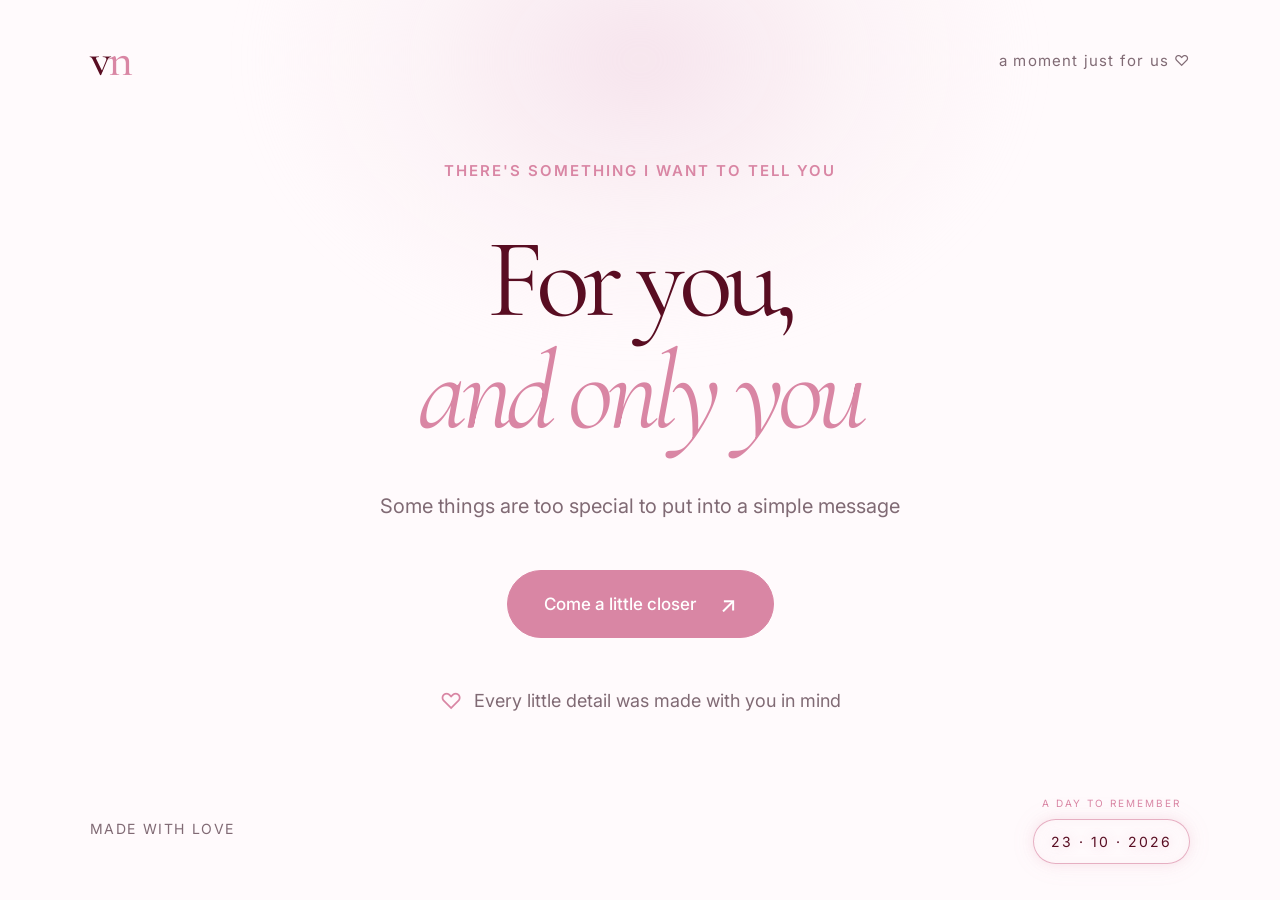
<file: index.html>
<!DOCTYPE html>
<html lang="en">
<head>
    <meta charset="UTF-8">
    <meta name="viewport" content="width=device-width, initial-scale=1.0">
    <meta name="theme-color" content="#FFFAFC">
    <meta
        name="description"
        content="A little something made just for you."
    >

    <title>For you, and only you ♡</title>

    <link rel="preconnect" href="https://fonts.googleapis.com">
    <link rel="preconnect" href="https://fonts.gstatic.com" crossorigin>

    <link
        href="https://fonts.googleapis.com/css2?family=Cormorant+Garamond:ital,wght@0,400;0,500;1,400;1,500&family=Inter:wght@400;500;600&display=swap"
        rel="stylesheet"
    >

    <link rel="stylesheet" href="css/style.css">
    <script src="js/main.js" defer></script>
</head>

<body>
    <div class="ambientGlow" aria-hidden="true"></div>

    <div class="floatingHearts" aria-hidden="true">
        <span class="floatingHeart floatingHeartOne">♡</span>
        <span class="floatingHeart floatingHeartTwo">♡</span>
        <span class="floatingHeart floatingHeartThree">♡</span>
        <span class="floatingHeart floatingHeartFour">♡</span>
        <span class="floatingHeart floatingHeartFive">♡</span>
        <span class="floatingHeart floatingHeartSix">♡</span>
        <span class="floatingHeart floatingHeartSeven">♡</span>
        <span class="floatingHeart floatingHeartEight">♡</span>
        <span class="floatingHeart floatingHeartNine">♡</span>
        <span class="floatingHeart floatingHeartTen">♡</span>
        <span class="floatingHeart floatingHeartEleven">♡</span>
        <span class="floatingHeart floatingHeartTwelve">♡</span>
    </div>


    <main class="openingScreen">
        <header class="siteHeader">
            <a class="siteLogo" href="index.html" aria-label="Home">
                v<span>n</span>
            </a>

            <p class="headerNote">a moment just for us ♡</p>
        </header>

        <section class="hero">
            <p class="eyebrow">THERE'S SOMETHING I WANT TO TELL YOU</p>

            <h1 class="heroTitle">
                For you,<br>
                <span>and only you</span>
            </h1>

            <p class="heroDescription">
                Some things are too special to put into a simple message
            </p>

            <a class="mainButton" href="pages/cute-little-things.html">
                <span>Come a little closer</span>
                <span class="buttonArrow" aria-hidden="true">↗</span>
            </a>

            <div class="heroFootnote">
                <span class="tinyHeart" aria-hidden="true">♡</span>
                <span>Every little detail was made with you in mind</span>
            </div>
        </section>

        <footer class="siteFooter">
            <span>MADE WITH LOVE</span>
            <span class="specialDate">
                <span class="dateLabel">A DAY TO REMEMBER</span>
                <span class="dateValue">23 · 10 · 2026</span>
            </span>
        </footer>
    </main>
</body>
</html>
</file>
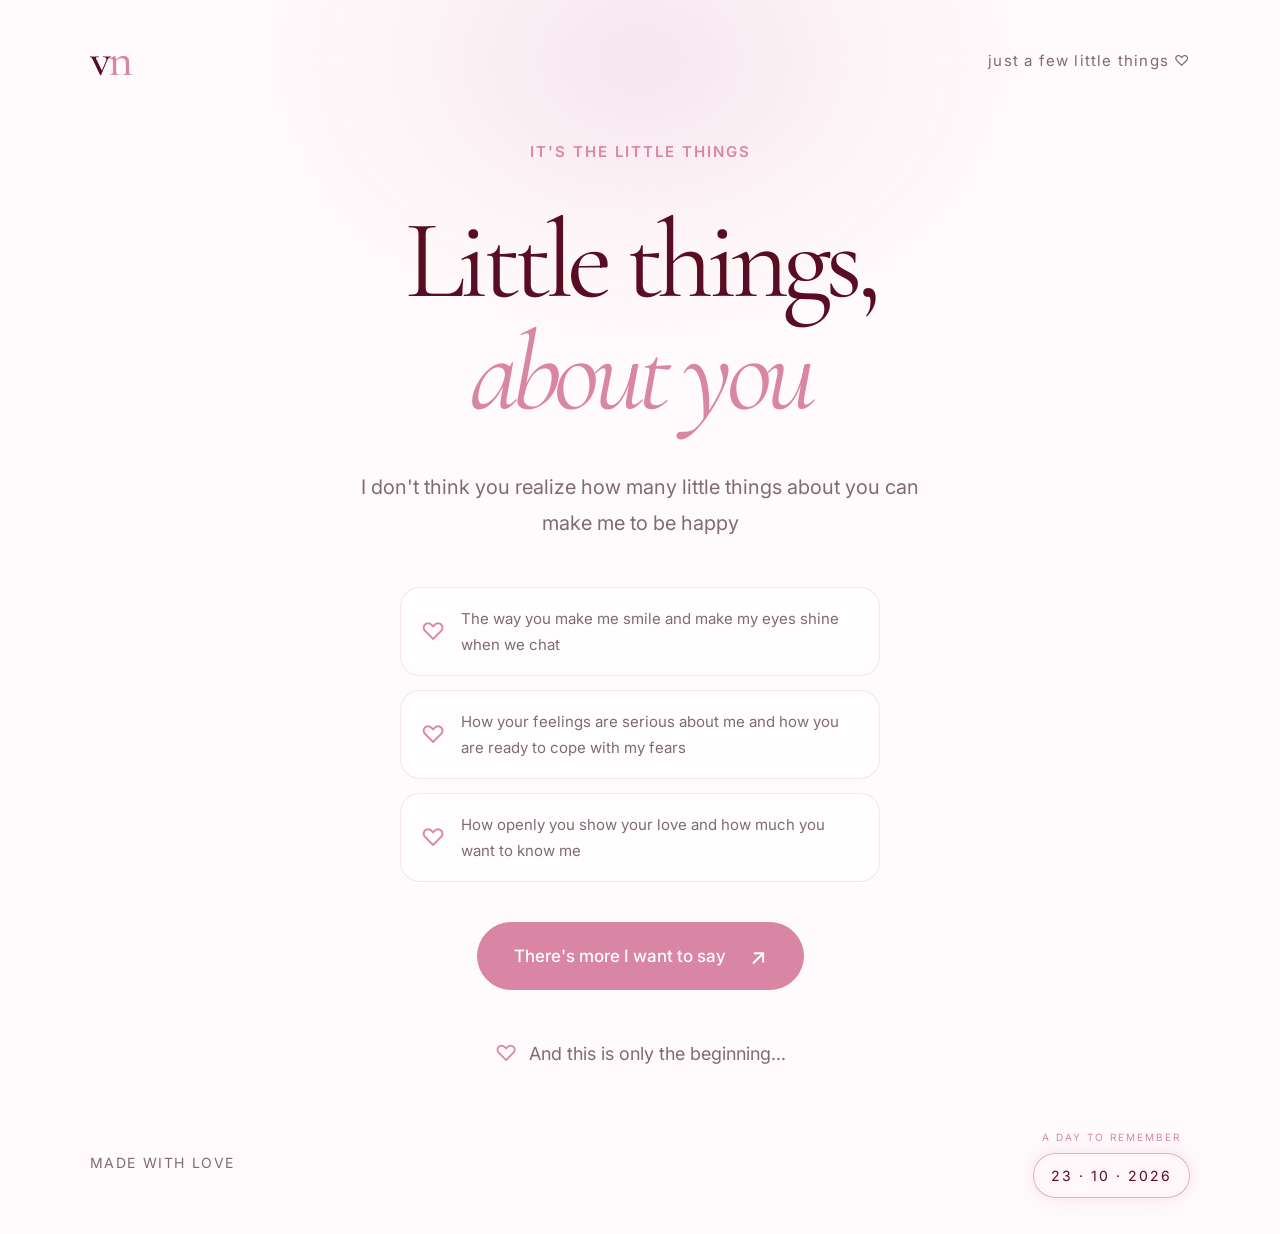
<file: pages/cute-little-things.html>
<!DOCTYPE html>
<html lang="en">
<head>
    <meta charset="UTF-8">
    <meta name="viewport" content="width=device-width, initial-scale=1.0">
    <meta name="theme-color" content="#FFFAFC">
    <meta
        name="description"
        content="A few little things that make you special."
    >

    <title>Little things about you ♡</title>

    <link rel="preconnect" href="https://fonts.googleapis.com">
    <link rel="preconnect" href="https://fonts.gstatic.com" crossorigin>

    <link
        href="https://fonts.googleapis.com/css2?family=Cormorant+Garamond:ital,wght@0,400;0,500;1,400;1,500&family=Inter:wght@400;500;600&display=swap"
        rel="stylesheet"
    >

    <link rel="stylesheet" href="../css/style.css">
    <script src="../js/main.js" defer></script>
</head>

<body>
    <div class="ambientGlow" aria-hidden="true"></div>

    <div class="floatingHearts" aria-hidden="true">
        <span class="floatingHeart floatingHeartOne">♡</span>
        <span class="floatingHeart floatingHeartTwo">♡</span>
        <span class="floatingHeart floatingHeartThree">♡</span>
        <span class="floatingHeart floatingHeartFour">♡</span>
        <span class="floatingHeart floatingHeartFive">♡</span>
        <span class="floatingHeart floatingHeartSix">♡</span>
        <span class="floatingHeart floatingHeartSeven">♡</span>
        <span class="floatingHeart floatingHeartEight">♡</span>
        <span class="floatingHeart floatingHeartNine">♡</span>
        <span class="floatingHeart floatingHeartTen">♡</span>
        
    </div>

    <main class="openingScreen">
        <header class="siteHeader">
            <a class="siteLogo" href="../index.html" aria-label="Home">
                v<span>n</span>
            </a>

            <p class="headerNote">just a few little things ♡</p>
        </header>

        <section class="hero">
            <p class="eyebrow">IT'S THE LITTLE THINGS</p>

            <h1 class="heroTitle">
                Little things,<br>
                <span>about you</span>
            </h1>

            <p class="heroDescription">
                I don't think you realize how many little things
                about you can make me to be happy
            </p>

            <div class="littleThings">
                <article class="littleThing">
                    <span class="littleThingHeart" aria-hidden="true">♡</span>
                    <p>The way you make me smile and make my eyes shine when we chat</p>
                </article>

                <article class="littleThing">
                    <span class="littleThingHeart" aria-hidden="true">♡</span>
                    <p>How your feelings  are serious about me and how you are ready to cope with my fears</p>
                </article>

                <article class="littleThing">
                    <span class="littleThingHeart" aria-hidden="true">♡</span>
                    <p>How openly you show your love and how much you want to know me</p>
                </article>
            </div>

            <a class="mainButton" href="letter.html">
                <span>There's more I want to say</span>
                <span class="buttonArrow" aria-hidden="true">↗</span>
            </a>

            <div class="heroFootnote">
                <span class="tinyHeart" aria-hidden="true">♡</span>
                <span>And this is only the beginning...</span>
            </div>
        </section>

        <footer class="siteFooter">
            <span>MADE WITH LOVE</span>
            <span class="specialDate">
                <span class="dateLabel">A DAY TO REMEMBER</span>
                <span class="dateValue">23 · 10 · 2026</span>
            </span>
        </footer>
    </main>
</body>
</html>
</file>
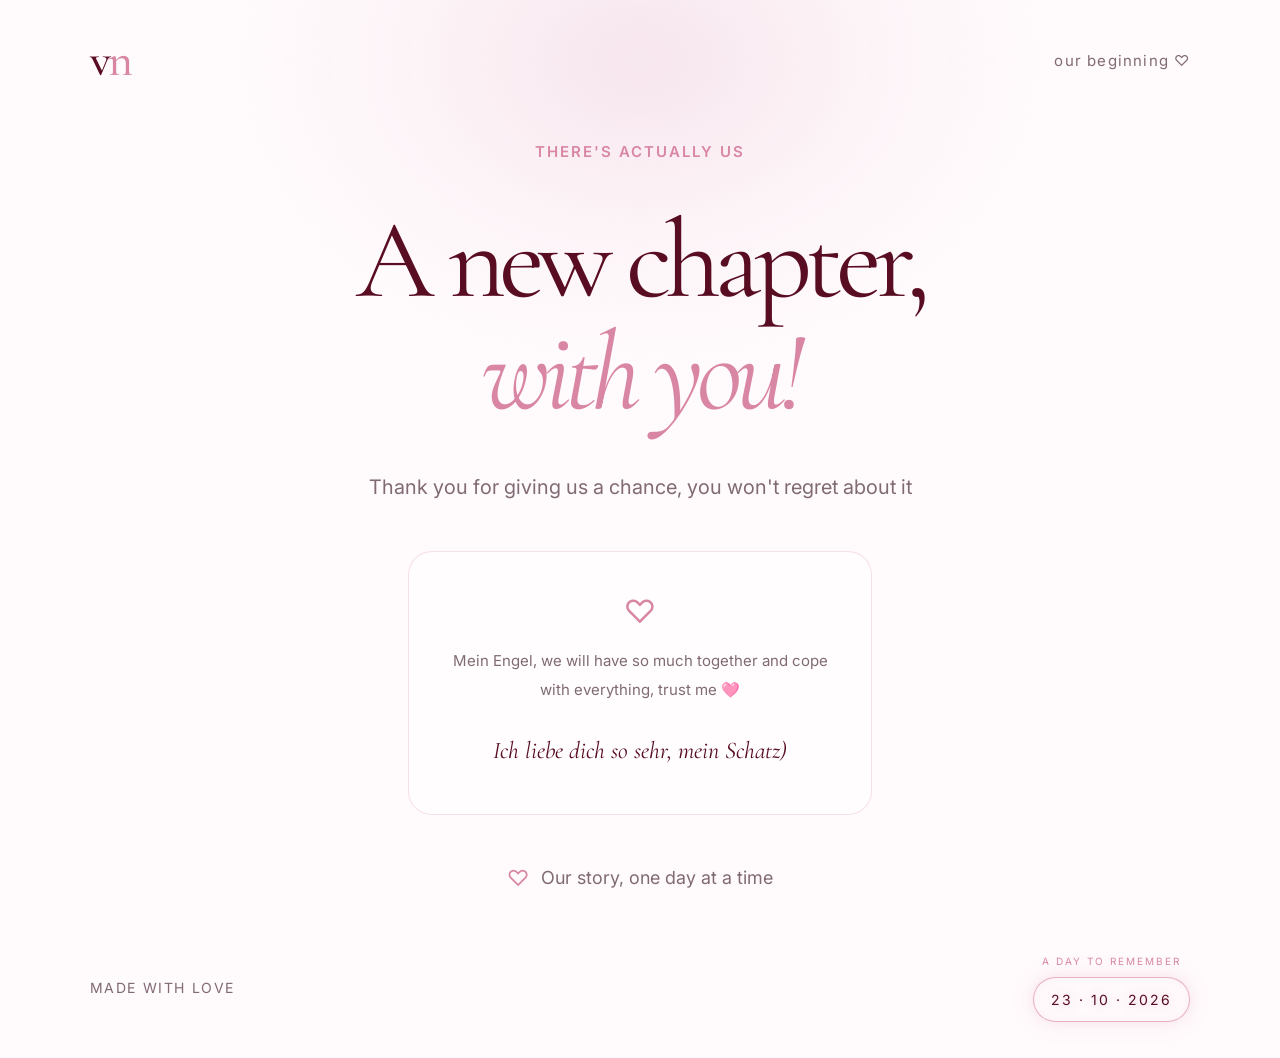
<file: pages/final.html>
<!DOCTYPE html>
<html lang="en">
<head>
    <meta charset="UTF-8">
    <meta name="viewport" content="width=device-width, initial-scale=1.0">
    <meta name="theme-color" content="#FFFAFC">
    <meta
        name="description"
        content="Here's to the beginning of something beautiful."
    >

    <title>Our little beginning ♡</title>

    <link rel="preconnect" href="https://fonts.googleapis.com">
    <link rel="preconnect" href="https://fonts.gstatic.com" crossorigin>

    <link
        href="https://fonts.googleapis.com/css2?family=Cormorant+Garamond:ital,wght@0,400;0,500;1,400;1,500&family=Inter:wght@400;500;600&display=swap"
        rel="stylesheet"
    >

    <link rel="stylesheet" href="../css/style.css">
    <script src="../js/main.js" defer></script>
</head>

<body>
    <div class="ambientGlow" aria-hidden="true"></div>

    <div class="floatingHearts" aria-hidden="true">
        <span class="floatingHeart floatingHeartOne">♡</span>
        <span class="floatingHeart floatingHeartTwo">♡</span>
        <span class="floatingHeart floatingHeartThree">♡</span>
        <span class="floatingHeart floatingHeartFour">♡</span>
        <span class="floatingHeart floatingHeartFive">♡</span>
        <span class="floatingHeart floatingHeartSix">♡</span>
        <span class="floatingHeart floatingHeartSeven">♡</span>
        <span class="floatingHeart floatingHeartEight">♡</span>
        <span class="floatingHeart floatingHeartNine">♡</span>
        <span class="floatingHeart floatingHeartTen">♡</span>
        <span class="floatingHeart floatingHeartEleven">♡</span>
        <span class="floatingHeart floatingHeartTwelve">♡</span>
    </div>

    <main class="openingScreen">
        <header class="siteHeader">
            <a class="siteLogo" href="../index.html" aria-label="Home">
                v<span>n</span>
            </a>

            <p class="headerNote">our beginning ♡</p>
        </header>

        <section class="hero finalScreen">
            <p class="eyebrow">THERE'S ACTUALLY US</p>

            <h1 class="heroTitle">
                A new chapter,<br>
                <span>with you!</span>
            </h1>

            <p class="heroDescription">
                Thank you for giving us a chance, you won't regret about it
            </p>

            <div class="finalMessage">
                <span class="finalHeart" aria-hidden="true">♡</span>

                <p>
                    Mein Engel, we will have so much together and cope with everything, trust me 🩷
                </p>

                <p class="finalSignature">
                    Ich liebe dich so sehr, mein Schatz)
                </p>
            </div>

            <div class="heroFootnote">
                <span class="tinyHeart" aria-hidden="true">♡</span>
                <span>Our story, one day at a time</span>
            </div>
        </section>

        <footer class="siteFooter">
            <span>MADE WITH LOVE</span>

            <span class="specialDate">
                <span class="dateLabel">A DAY TO REMEMBER</span>
                <span class="dateValue">23 · 10 · 2026</span>
            </span>
        </footer>
    </main>
</body>
</html>
</file>
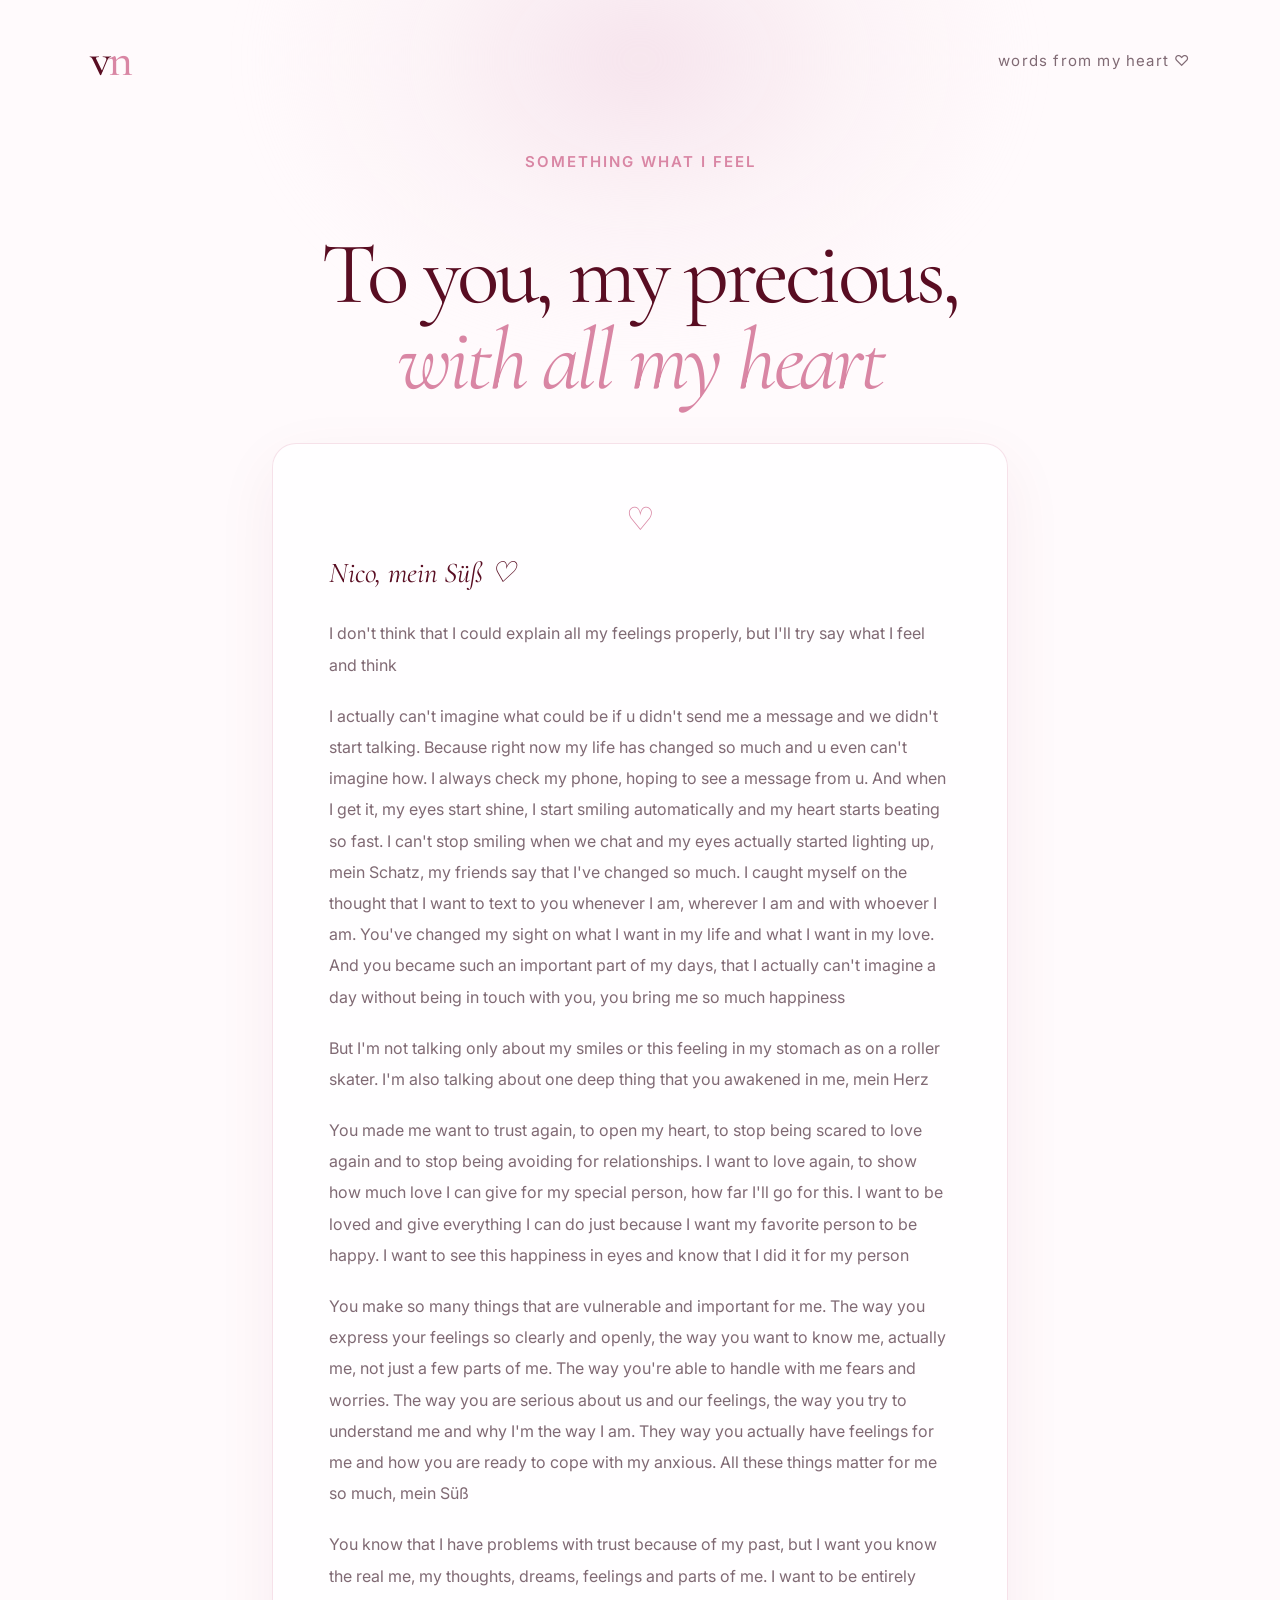
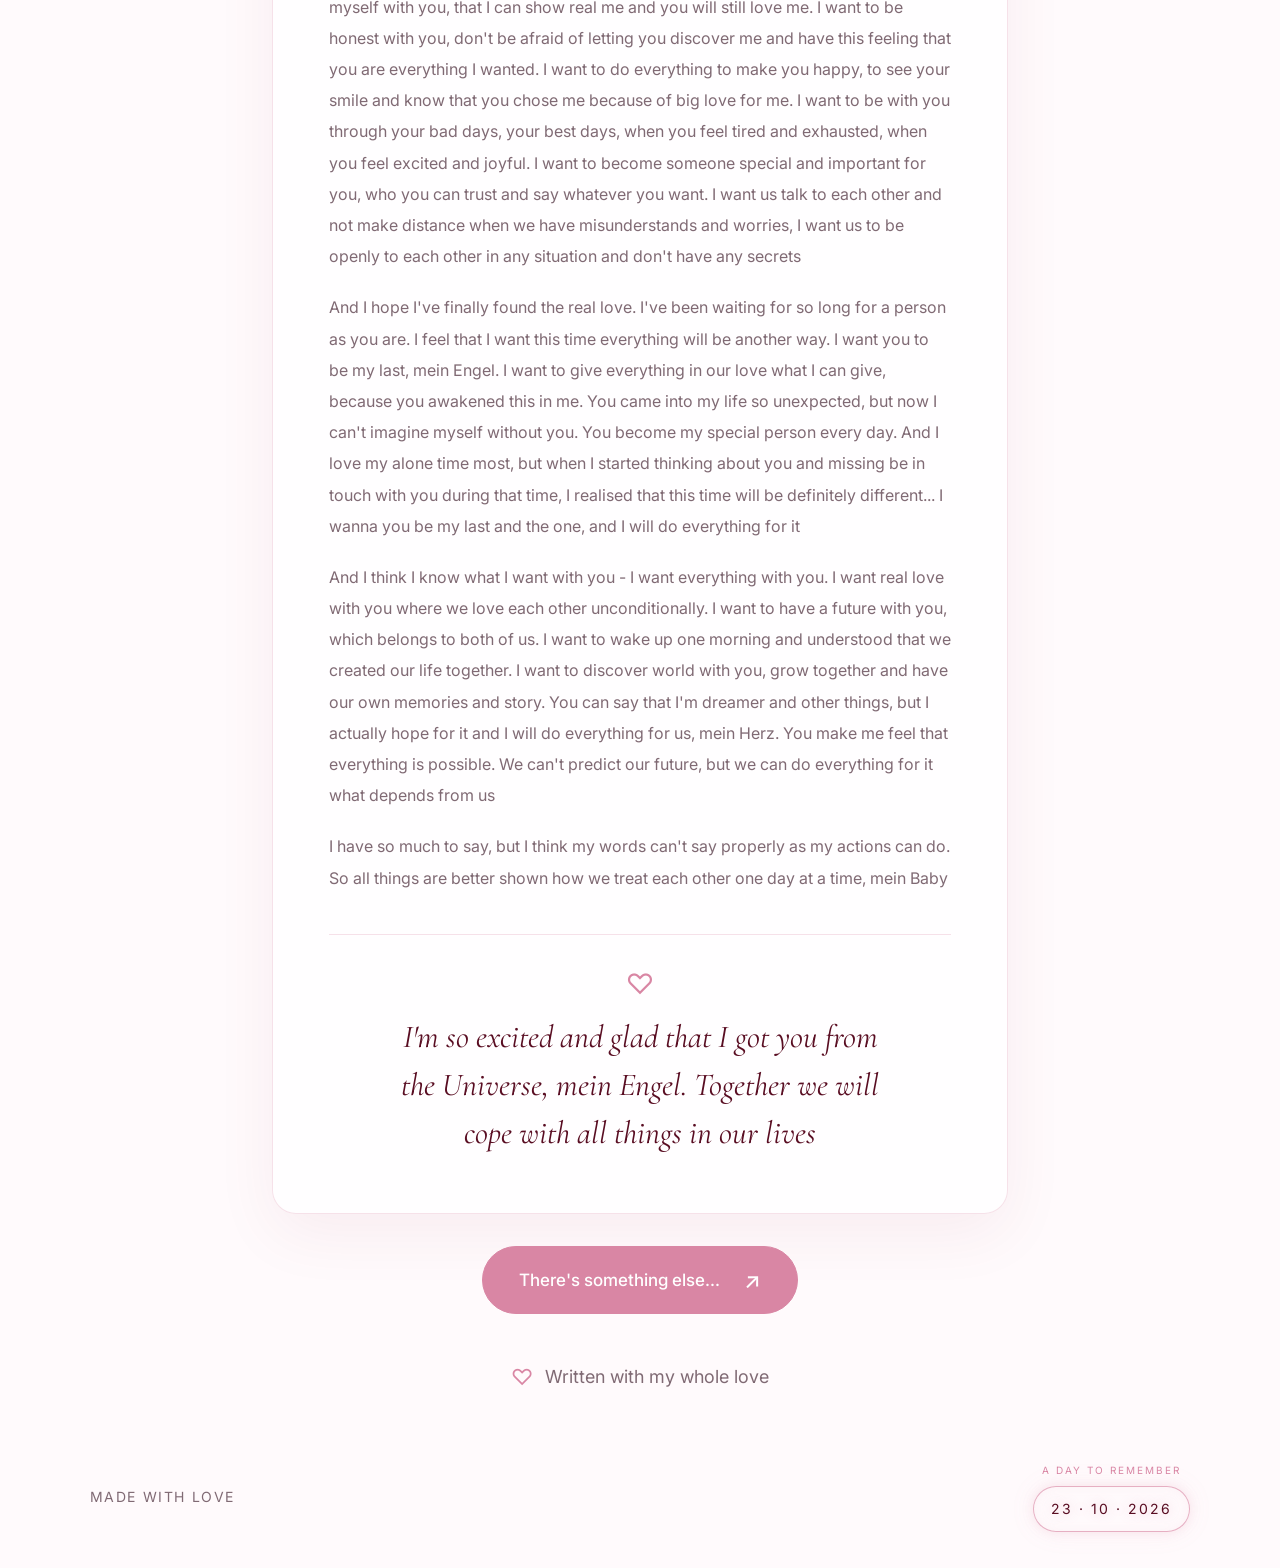
<file: pages/letter.html>
<!DOCTYPE html>
<html lang="en">
<head>
    <meta charset="UTF-8">
    <meta name="viewport" content="width=device-width, initial-scale=1.0">
    <meta name="theme-color" content="#FFFAFC">
    <meta
        name="description"
        content="A letter from my heart, written just for you."
    >

    <title>A letter for you ♡</title>

    <link rel="preconnect" href="https://fonts.googleapis.com">
    <link rel="preconnect" href="https://fonts.gstatic.com" crossorigin>

    <link
        href="https://fonts.googleapis.com/css2?family=Cormorant+Garamond:ital,wght@0,400;0,500;1,400;1,500&family=Inter:wght@400;500;600&display=swap"
        rel="stylesheet"
    >

    <link rel="stylesheet" href="../css/style.css">
    <script src="../js/main.js" defer></script>
</head>

<body>
    <div class="ambientGlow" aria-hidden="true"></div>

    <div class="floatingHearts" aria-hidden="true">
        <span class="floatingHeart floatingHeartOne">♡</span>
        <span class="floatingHeart floatingHeartTwo">♡</span>
        <span class="floatingHeart floatingHeartThree">♡</span>
        <span class="floatingHeart floatingHeartFour">♡</span>
        <span class="floatingHeart floatingHeartFive">♡</span>
        <span class="floatingHeart floatingHeartSix">♡</span>
        <span class="floatingHeart floatingHeartSeven">♡</span>
        <span class="floatingHeart floatingHeartEight">♡</span>
        <span class="floatingHeart floatingHeartNine">♡</span>
        <span class="floatingHeart floatingHeartTen">♡</span>
        <span class="floatingHeart floatingHeartEleven">♡</span>
        <span class="floatingHeart floatingHeartTwelve">♡</span>
    </div>

    <main class="openingScreen letterScreen">
        <header class="siteHeader">
            <a class="siteLogo" href="../index.html" aria-label="Home">
                v<span>n</span>
            </a>

            <p class="headerNote">words from my heart ♡</p>
        </header>

        <section class="letterSection">
            <p class="eyebrow">SOMETHING WHAT I FEEL</p>

            <h1 class="letterTitle">
                To you, my precious,<br>
                <span>with all my heart</span>
            </h1>

            <article class="letterCard">
                <div class="letterDecoration" aria-hidden="true">♡</div>

                <p class="letterGreeting">Nico, mein Süß ♡</p>

                <div class="letterContent">
                    <p>
                        I don't think that I could explain all my feelings properly, but I'll try say what I feel and think
                    </p>

                    <p>
<!--                        Ever since you came into my life, I've found myself-->
<!--                        thinking about you constantly. I keep checking my-->
<!--                        phone, hoping to see a message from you, and I can't-->
<!--                        stop smiling whenever we talk. My eyes light up in-->
<!--                        ways I don't even notice until someone could probably-->
<!--                        see it for themselves. You have become such a beautiful-->
<!--                        part of my days, and I don't think you realize just-->
<!--                        how much happiness you bring me.-->

                            I actually can't imagine what could be if u
                            didn't send me a message and we didn't start
                            talking. Because right now my life has changed so much and u even can't imagine how.
                            I always check my phone, hoping to see a message from u. And when I get it, my eyes start
                            shine, I start smiling automatically and my heart starts beating so fast. I can't stop smiling when we chat and my eyes actually
                            started lighting up, mein Schatz, my friends say that I've changed so much. I caught myself on the thought that
                            I want to text to you whenever I am, wherever I am and with whoever I am. You've changed my sight on what I want in my life and what I want in my love.
                            And you became such an important part of my days, that I actually
                            can't imagine a day without being in touch with you, you bring me so much happiness

                    </p>

                    <p>
<!--                        But it's not only about the smiles or the butterflies.-->
<!--                        It's about something much deeper that you've awakened-->
<!--                        in me.-->
                            But I'm not talking only about my smiles or this feeling in my stomach as on a roller skater.
                            I'm also talking about one deep thing that you awakened in me, mein Herz
                    </p>

                    <p>
<!--                        You've made me want to open my heart again. To trust-->
<!--                        again. To stop holding back the feelings I have so-->
<!--                        much to give. I want to let myself love openly,-->
<!--                        honestly, and wholeheartedly. I want to show you just-->
<!--                        how much love I can give, not because I have to prove-->
<!--                        anything to you, but because loving you is something-->
<!--                        I genuinely want to do.-->
                            You made me want to trust again, to open my heart, to stop being scared to love again and
                            to stop being avoiding for relationships. I want to love again, to show how much love
                            I can give for my special person, how far I'll go for this. I want to be loved and
                            give everything I can do just because I want my favorite person to be happy.
                            I want to see this happiness in eyes and know that I did it for my person
                    </p>

                    <p>
<!--                        There's so much about you that makes you special to-->
<!--                        me. The way you express your feelings so openly, the-->
<!--                        way you try to understand me, the way you want to know-->
<!--                        every little part of who I am. The way you take my-->
<!--                        worries seriously and try to help me through them.-->
<!--                        And the way you make it clear that you're serious-->
<!--                        about us. All of these little things mean more to me-->
<!--                        than I can explain. They make me feel like what we're-->
<!--                        building matters to you, too.-->

                            You make so many things that are vulnerable and important for me.
                            The way you express your feelings so clearly and openly, the way you want to know me, actually me,
                            not just a few parts of me. The way you're able to handle with me fears and worries.
                            The way you are serious about us and our feelings, the way you try to understand me and why I'm the way I am.
                            They way you actually have feelings for me and how you are ready to cope with my anxious.
                            All these things matter for me so much, mein Süß
                    </p>

                    <p>
                            You know that I have problems with trust because of my past, but I want you know the real me,
                            my thoughts, dreams, feelings and parts of me. I want to be entirely myself with you,
                            that I can show real me and you will still love me. I want to be honest with you,
                            don't be afraid of letting you discover me and have this feeling that you are everything I wanted.
                            I want to do everything to make you happy, to see your smile and know that you chose me because of big love for me.
                            I want to be with you through your bad days, your best days, when you feel tired and exhausted, when you feel excited and joyful.
                            I want to become someone special and important for you, who you can trust and say whatever you want.
                            I want us talk to each other and not make distance when we have misunderstands and worries, I want us to be openly to each other in any situation and don't have any secrets


                    </p>
                    <p>
                        And I hope I've finally found the real love. I've been waiting for so long for a person as you are. I feel that I want this time everything will be another way.
                        I want you to be my last, mein Engel. I want to give everything in our love what I can give, because you awakened this in me.
                        You came into my life so unexpected, but now I can't imagine myself without you. You become my special person every day.
                        And I love my alone time most, but when I started thinking about you and missing be in touch with you during that time,
                        I realised that this time will be definitely different... I wanna you be my last and the one, and I will do everything for it
                    </p>

                    <p>
<!--                        And when I think about what I want with you, I realize-->
<!--                        that I don't just want beautiful moments or sweet-->
<!--                        words. I want something real. I want a love where we-->
<!--                        choose each other not because we have to, but because-->
<!--                        we genuinely want to. A love where we can be completely-->
<!--                        ourselves, where neither of us has to hide the parts-->
<!--                        of who we are, and where we can talk about anything,-->
<!--                        even the difficult things.-->
                            And I think I know what I want with you - I want everything with you.
                            I want real love with you where we love each other unconditionally. I want to have a future with you, which belongs to both of us.
                            I want to wake up one morning and understood that we created our life together. I want to discover world with you, grow together and have our own memories and story.
                            You can say that I'm dreamer and other things, but I actually hope for it and I will do everything for us, mein Herz. You make me feel that everything is possible.
                            We can't predict our future, but we can do everything for it what depends from us
                    </p>


                    <p>
<!--                        There's so much more I could say, but perhaps some-->
<!--                        things are better shown through the way we treat-->
<!--                        each other, one day at a time.-->
                            I have so much to say, but I think my words can't say properly as my actions can do.
                            So all things are better shown how we treat each other one day at a time, mein Baby
                    </p>
                </div>

                <div class="letterEnding">
                    <span class="letterEndingHeart" aria-hidden="true">♡</span>

                    <p>
<!--                        I'm so glad you came into my life.-->
<!--                        And I'm so excited about the possibility-->
<!--                        of what we could become.-->
                        I'm so excited and glad that I got you from the Universe, mein Engel.
                        Together we will cope with all things in our lives
                    </p>
                </div>
            </article>

            <a class="mainButton letterButton" href="question.html">
                <span>There's something else...</span>
                <span class="buttonArrow" aria-hidden="true">↗</span>
            </a>

            <div class="heroFootnote">
                <span class="tinyHeart" aria-hidden="true">♡</span>
                <span>Written with my whole love</span>
            </div>
        </section>

        <footer class="siteFooter">
            <span>MADE WITH LOVE</span>

            <span class="specialDate">
                <span class="dateLabel">A DAY TO REMEMBER</span>
                <span class="dateValue">23 · 10 · 2026</span>
            </span>
        </footer>
    </main>
</body>
</html>
</file>
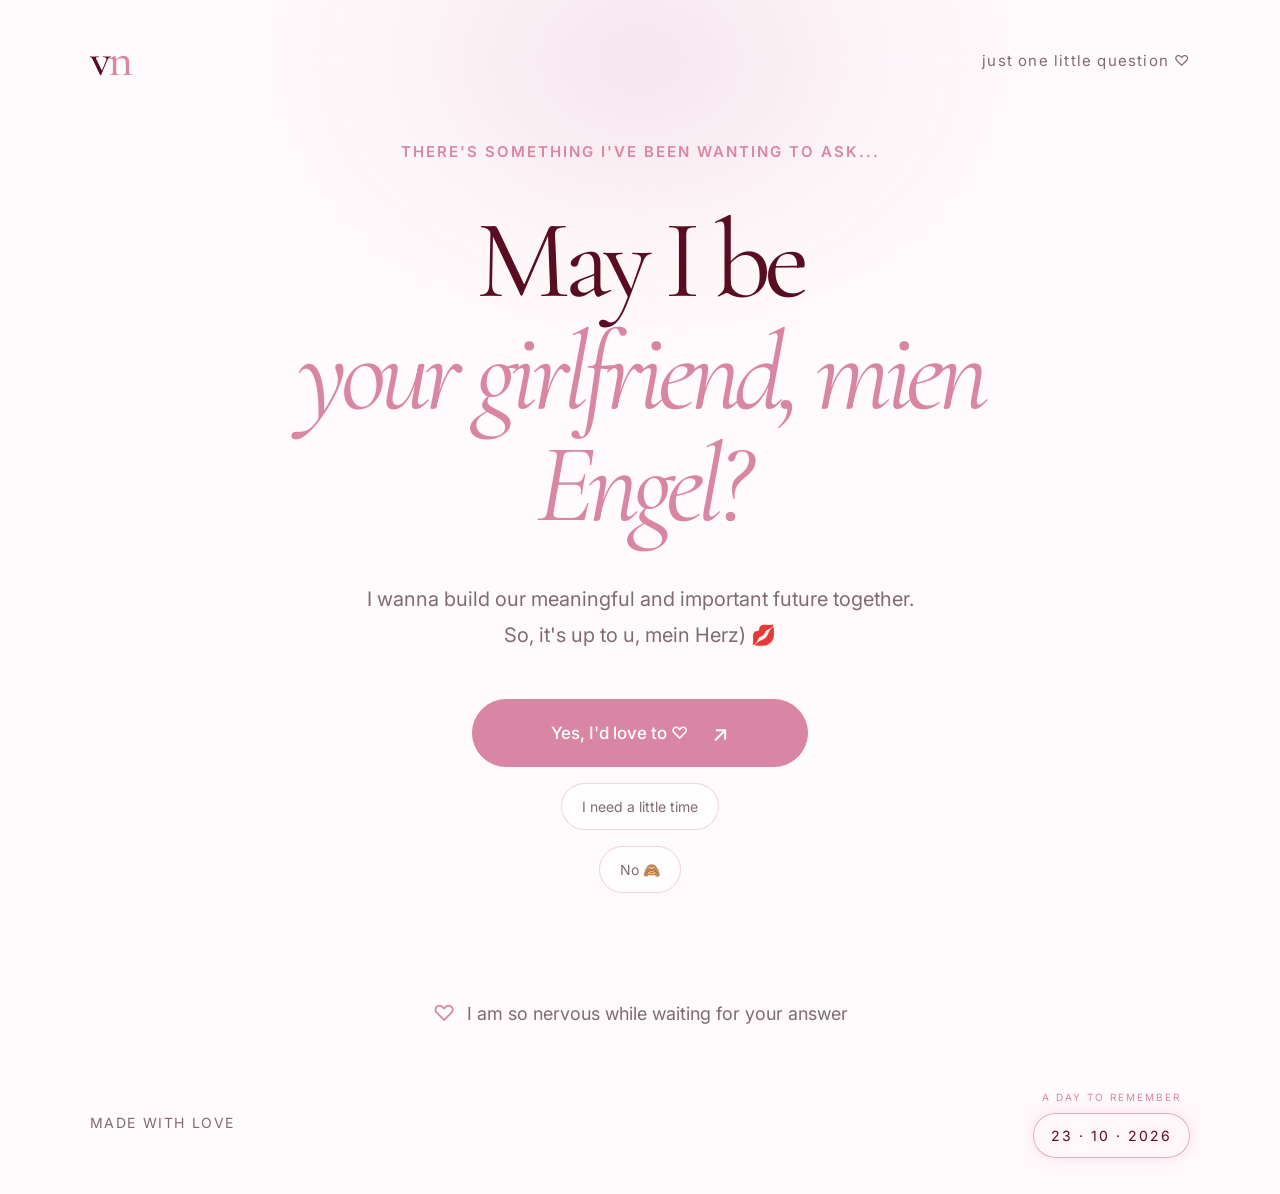
<file: pages/question.html>
<!DOCTYPE html>
<html lang="en">
<head>
    <meta charset="UTF-8">
    <meta name="viewport" content="width=device-width, initial-scale=1.0">
    <meta name="theme-color" content="#FFFAFC">
    <meta
        name="description"
        content="One little question, from my heart to yours."
    >

    <title>One little question ♡</title>

    <link rel="preconnect" href="https://fonts.googleapis.com">
    <link rel="preconnect" href="https://fonts.gstatic.com" crossorigin>

    <link
        href="https://fonts.googleapis.com/css2?family=Cormorant+Garamond:ital,wght@0,400;0,500;1,400;1,500&family=Inter:wght@400;500;600&display=swap"
        rel="stylesheet"
    >

    <link rel="stylesheet" href="../css/style.css">
    <script src="../js/main.js" defer></script>
    <script src="../js/question.js" defer></script>
</head>

<body>
    <div class="ambientGlow" aria-hidden="true"></div>

    <div class="floatingHearts" aria-hidden="true">
        <span class="floatingHeart floatingHeartOne">♡</span>
        <span class="floatingHeart floatingHeartTwo">♡</span>
        <span class="floatingHeart floatingHeartThree">♡</span>
        <span class="floatingHeart floatingHeartFour">♡</span>
        <span class="floatingHeart floatingHeartFive">♡</span>
        <span class="floatingHeart floatingHeartSix">♡</span>
        <span class="floatingHeart floatingHeartSeven">♡</span>
        <span class="floatingHeart floatingHeartEight">♡</span>
        <span class="floatingHeart floatingHeartNine">♡</span>
        <span class="floatingHeart floatingHeartTen">♡</span>
        <span class="floatingHeart floatingHeartEleven">♡</span>
        <span class="floatingHeart floatingHeartTwelve">♡</span>
    </div>

    <main class="openingScreen">
        <header class="siteHeader">
            <a class="siteLogo" href="../index.html" aria-label="Home">
                v<span>n</span>
            </a>

            <p class="headerNote">just one little question ♡</p>
        </header>

        <section class="hero questionScreen">
            <p class="eyebrow">THERE'S SOMETHING I'VE BEEN WANTING TO ASK...</p>

            <h1 class="heroTitle">
                May I be<br>
                <span>your girlfriend, mien Engel?</span>
            </h1>

            <p class="heroDescription">
                I wanna build our meaningful and important future
                together. So, it's up to u, mein Herz) 💋
            </p>

            <div class="answerButtons">
    <a class="mainButton" href="final.html">
        <span>Yes, I'd love to ♡</span>
        <span class="buttonArrow" aria-hidden="true">↗</span>
    </a>

    <button
        class="secondaryButton"
        id="maybeButton"
        type="button"
    >
        I need a little time
    </button>

    <div class="noButtonArea" id="noButtonArea">
    <button
        class="secondaryButton noButton"
        id="noButton"
        type="button"
    >
        No 🙈
    </button>
</div>

    <p
        class="answerMessage"
        id="answerMessage"
        aria-live="polite"
        hidden
    >
        Take all the time you need. Whatever your answer,
        I'm glad I could tell you how I feel. ♡
    </p>

    <p
        class="noButtonMessage"
        id="noButtonMessage"
        aria-live="polite"
        hidden
    ></p>
</div>

            <p class="answerMessage" id="answerMessage" hidden>
                Take all the time you need. Whatever your answer,
                I'm glad I could tell you how I feel ♡
            </p>

            <div class="heroFootnote">
                <span class="tinyHeart" aria-hidden="true">♡</span>
                <span>I am so nervous while waiting for your answer</span>
            </div>
        </section>

        <footer class="siteFooter">
            <span>MADE WITH LOVE</span>

            <span class="specialDate">
                <span class="dateLabel">A DAY TO REMEMBER</span>
                <span class="dateValue">23 · 10 · 2026</span>
            </span>
        </footer>
    </main>
</body>
</html>
</file>
<file: css/style.css>
/* =========================
   1. Base styles
========================= */

:root {
    --milkWhite: #FFFAFC;
    --softBlush: #F4DFE7;
    --dustyRose: #D986A4;
    --deepBerry: #590D22;
    --deepRose: #800F2F;
    --mutedText: #806A74;
    --white: #FFFFFF;

    --pagePadding: 7%;
    --textSmall: 0.875rem;
    --transitionFast: 250ms ease;
}

* {
    box-sizing: border-box;
}

html {
    min-height: 100%;
    background: var(--milkWhite);
}

body {
    min-width: 320px;
    min-height: 100vh;
    min-height: 100svh;
    margin: 0;
    overflow-x: hidden;
    background: var(--milkWhite);
    color: var(--deepBerry);
    font-family: "Inter", sans-serif;
    -webkit-font-smoothing: antialiased;
    transition: opacity var(--transitionFast);
}

a {
    color: inherit;
    text-decoration: none;
    -webkit-tap-highlight-color: transparent;
}

button {
    font: inherit;
    -webkit-tap-highlight-color: transparent;
}

button:focus-visible,
a:focus-visible {
    outline: 2px solid var(--dustyRose);
    outline-offset: 5px;
}

/* =========================
   2. Background
========================= */

.ambientGlow {
    position: fixed;
    z-index: 0;
    top: -13.75rem;
    left: 50%;
    width: min(47.5rem, 120vw);
    height: 35rem;
    transform: translateX(-50%);
    border-radius: 50%;
    background: radial-gradient(
        ellipse,
        rgba(243, 220, 231, 0.72) 0%,
        rgba(248, 233, 239, 0.35) 42%,
        rgba(255, 250, 252, 0) 72%
    );
    filter: blur(1.25rem);
    pointer-events: none;
}

/* =========================
   3. Main layout
========================= */

.openingScreen {
    position: relative;
    z-index: 1;
    display: flex;
    flex-direction: column;
    justify-content: space-between;
    min-height: 100vh;
    min-height: 100svh;
    padding: 2.25rem var(--pagePadding);
    isolation: isolate;
}

.siteHeader,
.siteFooter {
    display: flex;
    align-items: center;
    justify-content: space-between;
    gap: 1.25rem;
}

.siteLogo {
    flex-shrink: 0;
    font-family: "Cormorant Garamond", serif;
    font-size: 3rem;
    font-weight: 500;
    line-height: 1;
    letter-spacing: -0.1875rem;
}

.siteLogo span {
    color: var(--dustyRose);
}

.headerNote {
    max-width: 24rem;
    margin: 0;
    color: var(--mutedText);
    font-size: 0.9375rem;
    line-height: 1.8;
    letter-spacing: 0.075rem;
    text-align: right;
}

/* =========================
   4. Hero content
========================= */

.hero {
    width: min(100%, 56.25rem);
    margin: clamp(2.5rem, 6vh, 4.5rem) auto;
    text-align: center;
    animation: revealHero 1.2s ease both;
}

.eyebrow {
    margin: 0 0 2.5rem;
    color: var(--dustyRose);
    font-size: 0.9375rem;
    font-weight: 600;
    line-height: 1.8;
    letter-spacing: 0.125rem;
}

.heroTitle {
    margin: 0;
    font-family: "Cormorant Garamond", serif;
    font-size: clamp(3.25rem, 9vw, 7rem);
    font-weight: 400;
    line-height: 1;
    letter-spacing: -0.06em;
}

.heroTitle span {
    color: var(--dustyRose);
    font-style: italic;
}

.heroDescription {
    max-width: 35rem;
    margin: 2.5rem auto 2.875rem;
    color: var(--mutedText);
    font-size: 1.25rem;
    line-height: 1.8;
}

/* =========================
   5. Main button
========================= */

.mainButton {
    display: inline-flex;
    align-items: center;
    justify-content: center;
    gap: 1.5rem;
    max-width: 100%;
    min-height: 4.25rem;
    padding: 0 2.25rem;
    border: 1px solid var(--dustyRose);
    border-radius: 100rem;
    background: var(--dustyRose);
    color: var(--white);
    font-family: "Inter", sans-serif;
    font-size: 1.0625rem;
    font-weight: 500;
    transition:
        background var(--transitionFast),
        color var(--transitionFast),
        box-shadow var(--transitionFast),
        transform var(--transitionFast);
}

.mainButton:hover {
    transform: translateY(-0.1875rem);
    border-color: var(--deepRose);
    background: var(--deepRose);
    box-shadow: 0 0.75rem 1.75rem rgba(89, 13, 34, 0.14);
}

.buttonArrow {
    flex-shrink: 0;
    font-size: 1.375rem;
    transition: transform var(--transitionFast);
}

.mainButton:hover .buttonArrow {
    transform: translate(0.1875rem, -0.1875rem);
}

/* =========================
   6. Note below the button
========================= */

.heroFootnote {
    display: flex;
    align-items: center;
    justify-content: center;
    gap: 0.75rem;
    margin-top: 2.75rem;
    color: var(--mutedText);
    font-size: 1.125rem;
    line-height: 1.8;
}

.tinyHeart {
    flex-shrink: 0;
    color: var(--dustyRose);
    font-size: 1.375rem;
}

/* =========================
   7. Floating hearts
========================= */

.floatingHearts {
    position: fixed;
    z-index: 0;
    inset: 0;
    overflow: hidden;
    pointer-events: none;
}

.floatingHeart {
    position: absolute;
    bottom: -3.75rem;
    display: block;
    color: var(--dustyRose);
    opacity: 0;
    font-family: "Cormorant Garamond", serif;
    line-height: 1;
    animation: floatHeart linear infinite;
    will-change: transform, opacity;
}

.floatingHeartOne {
    left: 5%;
    font-size: 1.875rem;
    animation-duration: 9s;
    animation-delay: -2s;
}

.floatingHeartTwo {
    left: 15%;
    font-size: 1.1875rem;
    animation-duration: 7s;
    animation-delay: -5s;
}

.floatingHeartThree {
    left: 25%;
    font-size: 2.25rem;
    animation-duration: 11s;
    animation-delay: -7s;
}

.floatingHeartFour {
    left: 35%;
    font-size: 1.375rem;
    animation-duration: 8s;
    animation-delay: -3s;
}

.floatingHeartFive {
    left: 45%;
    font-size: 1rem;
    animation-duration: 6.5s;
    animation-delay: -4s;
}

.floatingHeartSix {
    left: 55%;
    font-size: 2rem;
    animation-duration: 10s;
    animation-delay: -8s;
}

.floatingHeartSeven {
    left: 65%;
    font-size: 1.3125rem;
    animation-duration: 7.5s;
    animation-delay: -1s;
}

.floatingHeartEight {
    left: 75%;
    font-size: 2.5rem;
    animation-duration: 12s;
    animation-delay: -6s;
}

.floatingHeartNine {
    left: 85%;
    font-size: 1.5625rem;
    animation-duration: 8.5s;
    animation-delay: -4.5s;
}

.floatingHeartTen {
    left: 95%;
    font-size: 1.125rem;
    animation-duration: 7s;
    animation-delay: -2.5s;
}

.floatingHeartEleven {
    left: 40%;
    font-size: 1.5rem;
    animation-duration: 9.5s;
    animation-delay: -6.5s;
}

.floatingHeartTwelve {
    left: 60%;
    font-size: 1.75rem;
    animation-duration: 8s;
    animation-delay: -3.5s;
}

@keyframes floatHeart {
    0% {
        opacity: 0;
        transform: translate3d(0, 0, 0) rotate(-12deg);
    }

    12% {
        opacity: 0.45;
    }

    50% {
        opacity: 0.3;
        transform: translate3d(1.125rem, -50vh, 0) rotate(8deg);
    }

    85% {
        opacity: 0.35;
    }

    100% {
        opacity: 0;
        transform: translate3d(-0.9375rem, -115vh, 0) rotate(18deg);
    }
}

/* =========================
   8. Footer
========================= */

.siteFooter {
    color: var(--mutedText);
    font-size: 0.875rem;
    letter-spacing: 0.1rem;
    line-height: 1.8;
}

/* Highlighted date */

.specialDate {
    display: flex;
    flex-direction: column;
    align-items: center;
    gap: 0.4375rem;
    flex-shrink: 0;
}

.dateLabel {
    color: var(--dustyRose);
    font-size: 0.625rem;
    letter-spacing: 0.125rem;
}

.dateValue {
    padding: 0.5625rem 1.0625rem;
    border: 1px solid rgba(217, 134, 164, 0.65);
    border-radius: 100rem;
    background: rgba(255, 250, 252, 0.65);
    color: var(--deepBerry);
    font-size: 0.875rem;
    letter-spacing: 0.125rem;
    text-shadow: 0 0 0.75rem rgba(217, 134, 164, 0.45);
    box-shadow:
        0 0 0.75rem rgba(217, 134, 164, 0.16),
        0 0 1.75rem rgba(217, 134, 164, 0.08),
        inset 0 0 0.75rem rgba(217, 134, 164, 0.08);
    transition:
        box-shadow var(--transitionFast),
        border-color var(--transitionFast);
}

.specialDate:hover .dateValue {
    border-color: var(--dustyRose);
    box-shadow:
        0 0 1rem rgba(217, 134, 164, 0.3),
        0 0 2.25rem rgba(217, 134, 164, 0.15),
        inset 0 0 1rem rgba(217, 134, 164, 0.1);
}

/* =========================
   9. Page transitions
========================= */

body.pageLeaving {
    opacity: 0;
}

/* =========================
   10. Animations
========================= */

@keyframes revealHero {
    from {
        opacity: 0;
        transform: translateY(1.125rem);
    }

    to {
        opacity: 1;
        transform: translateY(0);
    }
}

/* =========================
   11. Tablet and mobile
========================= */

@media (max-width: 56.25rem) {
    .openingScreen {
        padding-right: 5%;
        padding-left: 5%;
    }

    .hero {
        width: min(100%, 46rem);
    }

    .heroTitle {
        font-size: clamp(3.25rem, 9vw, 6rem);
    }

    .heroDescription {
        max-width: 32rem;
    }
}

@media (max-width: 37.5rem) {
    .openingScreen {
        min-height: 100vh;
        min-height: 100svh;
        padding: 1.5rem 1.375rem;
        padding-left: max(1.375rem, env(safe-area-inset-left));
        padding-right: max(1.375rem, env(safe-area-inset-right));
    }

    .siteHeader,
    .siteFooter {
        gap: 0.75rem;
    }

    .siteLogo {
        font-size: 2.375rem;
    }

    .headerNote {
        max-width: 11.875rem;
        font-size: 0.75rem;
        line-height: 1.6;
        letter-spacing: 0.04rem;
    }

    .hero {
        width: 100%;
        margin: 2.5rem auto;
    }

    .eyebrow {
        margin-bottom: 1.75rem;
        font-size: 0.6875rem;
        line-height: 1.7;
        letter-spacing: 0.075rem;
    }

    .heroTitle {
        font-size: clamp(3.25rem, 11.5vw, 4.5rem);
        line-height: 1;
        letter-spacing: -0.045em;
        overflow-wrap: normal;
    }

    .heroDescription {
        max-width: 21.25rem;
        margin: 1.875rem auto 2.125rem;
        font-size: 1.0625rem;
        line-height: 1.75;
    }

    .mainButton {
        min-height: 3.625rem;
        padding: 0 1.375rem;
        gap: 0.875rem;
        font-size: 0.9375rem;
    }

    .buttonArrow {
        font-size: 1.125rem;
    }

    .heroFootnote {
        gap: 0.5625rem;
        margin-top: 2rem;
        font-size: 0.9375rem;
        line-height: 1.7;
    }

    .tinyHeart {
        font-size: 1.125rem;
    }

    .siteFooter {
        font-size: 0.6875rem;
        letter-spacing: 0.05rem;
    }

    .dateLabel {
        font-size: 0.5625rem;
        letter-spacing: 0.08rem;
    }

    .dateValue {
        padding: 0.5rem 0.75rem;
        font-size: 0.75rem;
        letter-spacing: 0.06rem;
    }
}

/* =========================
   12. Extra-small phones
========================= */

@media (max-width: 23.4375rem) {
    .openingScreen {
        padding: 1.25rem 1.125rem;
    }

    .headerNote {
        max-width: 9.6875rem;
        font-size: 0.6875rem;
    }

    .heroTitle {
        font-size: clamp(3rem, 11vw, 3.75rem);
    }

    .heroDescription {
        font-size: 1rem;
    }

    .mainButton {
        padding: 0 1.125rem;
        gap: 0.625rem;
        font-size: 0.875rem;
    }

    .heroFootnote {
        font-size: 0.875rem;
    }

    .siteFooter {
        gap: 0.5rem;
        font-size: 0.625rem;
        letter-spacing: 0.025rem;
    }

    .dateValue {
        padding: 0.4375rem 0.5625rem;
        font-size: 0.6875rem;
        letter-spacing: 0.04rem;
    }
}

/* =========================
   13. Reduced motion
========================= */

@media (prefers-reduced-motion: reduce) {
    *,
    *::before,
    *::after {
        scroll-behavior: auto !important;
        animation-duration: 0.01ms !important;
        animation-iteration-count: 1 !important;
        transition-duration: 0.01ms !important;
    }
}



/* Cute little things page */

.littleThings {
    display: flex;
    flex-direction: column;
    gap: 0.875rem;
    width: min(100%, 30rem);
    margin-inline: auto;
    margin-top: 2.5rem;
    margin-bottom: 2.5rem;
    text-align: left;
}

.littleThing {
    display: flex;
    align-items: center;
    gap: 1rem;
    padding: 1.125rem 1.25rem;
    border: 1px solid rgb(217 134 164 / 20%);
    border-radius: 1.25rem;
    background: rgb(255 255 255 / 55%);
    transition:
        transform var(--transitionFast),
        background var(--transitionFast),
        border-color var(--transitionFast);
}

.littleThing:hover {
    transform: translateY(-0.2rem);
    background: rgb(255 255 255 / 85%);
    border-color: rgb(217 134 164 / 45%);
}

.littleThingHeart {
    flex-shrink: 0;
    color: var(--dustyRose);
    font-size: 1.5rem;
}

.littleThing p {
    margin: 0;
    color: var(--mutedText);
    font-size: 0.9375rem;
    line-height: 1.7;
}

@media (max-width: 40rem) {
    .littleThings {
        gap: 0.75rem;
        margin-top: 2rem;
        margin-bottom: 2rem;
    }

    .littleThing {
        padding: 1rem;
        gap: 0.75rem;
    }

    .littleThing p {
        font-size: 0.875rem;
    }
}


/* Love letter page */

.letterSection {
    display: flex;
    flex-direction: column;
    align-items: center;
    width: 100%;
    padding: clamp(2rem, 5vw, 4rem) 0;
}

.letterTitle {
    margin: 1rem 0 2.5rem;
    color: var(--deepBerry);
    font-family: "Cormorant Garamond", serif;
    font-size: clamp(3rem, 7vw, 5.5rem);
    font-weight: 400;
    line-height: 0.98;
    text-align: center;
    letter-spacing: -0.04em;
}

.letterTitle span {
    color: var(--dustyRose);
    font-style: italic;
}

.letterCard {
    width: min(100%, 46rem);
    padding: clamp(1.5rem, 5vw, 3.5rem);
    border: 1px solid rgb(217 134 164 / 24%);
    border-radius: 1.5rem;
    background: rgb(255 255 255 / 78%);
    box-shadow: 0 1.25rem 4rem rgb(128 15 47 / 6%);
    text-align: left;
}

.letterDecoration {
    margin-bottom: 1rem;
    color: var(--dustyRose);
    font-family: "Cormorant Garamond", serif;
    font-size: 2rem;
    text-align: center;
}

.letterGreeting {
    margin: 0 0 1.75rem;
    color: var(--deepBerry);
    font-family: "Cormorant Garamond", serif;
    font-size: 1.8rem;
    font-style: italic;
}

.letterContent {
    display: flex;
    flex-direction: column;
    gap: 1.25rem;
}

.letterContent p {
    margin: 0;
    color: var(--mutedText);
    font-size: 1rem;
    line-height: 1.95;
    overflow-wrap: anywhere;
}

.letterEnding {
    display: flex;
    flex-direction: column;
    align-items: center;
    gap: 0.75rem;
    margin-top: 2.5rem;
    padding-top: 2rem;
    border-top: 1px solid rgb(217 134 164 / 24%);
    text-align: center;
}

.letterEndingHeart {
    color: var(--dustyRose);
    font-size: 1.75rem;
}

.letterEnding p {
    max-width: 30rem;
    margin: 0;
    color: var(--deepBerry);
    font-family: "Cormorant Garamond", serif;
    font-size: clamp(1.5rem, 4vw, 2rem);
    font-style: italic;
    line-height: 1.5;
}

.letterButton {
    margin-top: 2rem;
}

@media (max-width: 40rem) {
    .letterSection {
        padding-top: 1.5rem;
        padding-bottom: 2rem;
    }

    .letterTitle {
        margin-bottom: 1.75rem;
        font-size: clamp(2.75rem, 11vw, 4rem);
    }

    .letterCard {
        padding: 1.375rem;
        border-radius: 1.125rem;
    }

    .letterGreeting {
        font-size: 1.6rem;
    }

    .letterContent {
        gap: 1.125rem;
    }

    .letterContent p {
        font-size: 0.9375rem;
        line-height: 1.85;
    }

    .letterEnding {
        margin-top: 2rem;
        padding-top: 1.5rem;
    }
}



/* Main question page */

.answerButtons {
    display: flex;
    flex-direction: column;
    align-items: center;
    gap: 1rem;
    width: min(100%, 21rem);
    margin: 2.5rem auto 0;
}

.answerButtons .mainButton {
    width: 100%;
    justify-content: center;
}

.secondaryButton {
    padding: 0.875rem 1.25rem;
    border: 1px solid rgb(217 134 164 / 35%);
    border-radius: 999px;
    background: rgb(255 255 255 / 65%);
    color: var(--mutedText);
    font: inherit;
    font-size: 0.875rem;
    cursor: pointer;
    transition:
        background var(--transitionFast),
        border-color var(--transitionFast),
        transform var(--transitionFast);
}

.secondaryButton:hover:not(:disabled) {
    background: var(--white);
    border-color: var(--dustyRose);
    transform: translateY(-0.125rem);
}

.secondaryButton:focus-visible {
    outline: 2px solid var(--deepRose);
    outline-offset: 4px;
}

.secondaryButton:disabled {
    cursor: default;
    opacity: 0.75;
}

.answerMessage {
    width: min(100%, 25rem);
    margin: 1.5rem auto 0;
    color: var(--mutedText);
    font-family: "Cormorant Garamond", serif;
    font-size: 1.35rem;
    line-height: 1.6;
    text-align: center;
    animation: answerMessageAppear 400ms ease both;
}

.answerMessage[hidden] {
    display: none;
}

@keyframes answerMessageAppear {
    from {
        opacity: 0;
        transform: translateY(0.5rem);
    }

    to {
        opacity: 1;
        transform: translateY(0);
    }
}

@media (max-width: 40rem) {
    .answerButtons {
        margin-top: 2rem;
    }

    .answerMessage {
        font-size: 1.2rem;
    }
}

@media (prefers-reduced-motion: reduce) {
    .answerMessage {
        animation: none;
    }
}


/* Final page */

.finalMessage {
    display: flex;
    flex-direction: column;
    align-items: center;
    gap: 1rem;
    width: min(100%, 29rem);
    margin: 2.5rem auto 0;
    padding: clamp(1.5rem, 5vw, 2.5rem);
    border: 1px solid rgb(217 134 164 / 24%);
    border-radius: 1.5rem;
    background: rgb(255 255 255 / 65%);
    text-align: center;
}

.finalHeart {
    color: var(--dustyRose);
    font-size: 2rem;
}

.finalMessage p {
    margin: 0;
    color: var(--mutedText);
    font-size: 0.9375rem;
    line-height: 1.9;
}

.finalMessage .finalSignature {
    margin-top: 0.5rem;
    color: var(--deepBerry);
    font-family: "Cormorant Garamond", serif;
    font-size: 1.5rem;
    font-style: italic;
}

@media (max-width: 40rem) {
    .finalMessage {
        margin-top: 2rem;
        border-radius: 1.125rem;
    }
}


/* Playful answer buttons */

.answerButtons {
    display: flex;
    flex-direction: column;
    align-items: center;
    gap: 1rem;
    width: min(100%, 21rem);
    margin: 2.5rem auto 0;
}

.answerButtons .mainButton {
    width: 100%;
    justify-content: center;
}

.answerButtons .secondaryButton {
    max-width: 100%;
    text-align: center;
}

.noButton {
    position: relative;
    z-index: 5;
    max-width: calc(100vw - 2rem);
    white-space: normal;
    overflow-wrap: anywhere;
    touch-action: none;
    transition:
        left 320ms cubic-bezier(.2, .8, .2, 1),
        top 320ms cubic-bezier(.2, .8, .2, 1),
        background 250ms ease,
        border-color 250ms ease,
        transform 250ms ease;
}

.noButtonMoving {
    position: fixed;
    z-index: 100;
    margin: 0;
    box-shadow: 0 0.5rem 1.5rem rgb(89 13 34 / 12%);
}

.noButtonMessage {
    width: min(100%, 22rem);
    min-height: 1.5rem;
    margin: 0.25rem auto 0;
    color: var(--mutedText);
    font-family: "Cormorant Garamond", serif;
    font-size: 1.2rem;
    line-height: 1.5;
    text-align: center;
    overflow-wrap: anywhere;
}

.noButtonMessage[hidden] {
    display: none;
}

.answerMessage {
    width: min(100%, 25rem);
    margin: 1rem auto 0;
    color: var(--mutedText);
    font-family: "Cormorant Garamond", serif;
    font-size: 1.35rem;
    line-height: 1.6;
    text-align: center;
    animation: answerMessageAppear 400ms ease both;
}

.answerMessage[hidden] {
    display: none;
}

@keyframes answerMessageAppear {
    from {
        opacity: 0;
        transform: translateY(0.5rem);
    }

    to {
        opacity: 1;
        transform: translateY(0);
    }
}

@media (max-width: 40rem) {
    .answerButtons {
        gap: 0.875rem;
        margin-top: 2rem;
    }

    .noButton {
        font-size: 0.875rem;
    }

    .answerMessage {
        font-size: 1.2rem;
    }
}

@media (prefers-reduced-motion: reduce) {
    .noButton,
    .answerMessage {
        transition: none;
        animation: none;
    }
}



/* Gentle No button movement */

.noButtonArea {
    position: relative;
    width: 100%;
    height: 6.5rem;
    isolation: isolate;
}

.noButton {
    position: absolute;
    top: 0;
    left: 0;
    z-index: 2;
    max-width: calc(100% - 1rem);
    white-space: normal;
    overflow-wrap: anywhere;
    touch-action: manipulation;

    transition:
        left 380ms cubic-bezier(0.22, 1, 0.36, 1),
        top 380ms cubic-bezier(0.22, 1, 0.36, 1),
        background-color 250ms ease,
        border-color 250ms ease;
}

.noButtonMessage {
    width: min(100%, 22rem);
    margin: 0.25rem auto 0;
    color: var(--mutedText);
    font-family: "Cormorant Garamond", serif;
    font-size: 1.2rem;
    line-height: 1.5;
    text-align: center;
}

.noButtonMessage[hidden] {
    display: none;
}

@media (max-width: 40rem) {
    .noButtonArea {
        height: 7rem;
    }
}

@media (prefers-reduced-motion: reduce) {
    .noButton {
        transition: none;
    }
}
</file>
